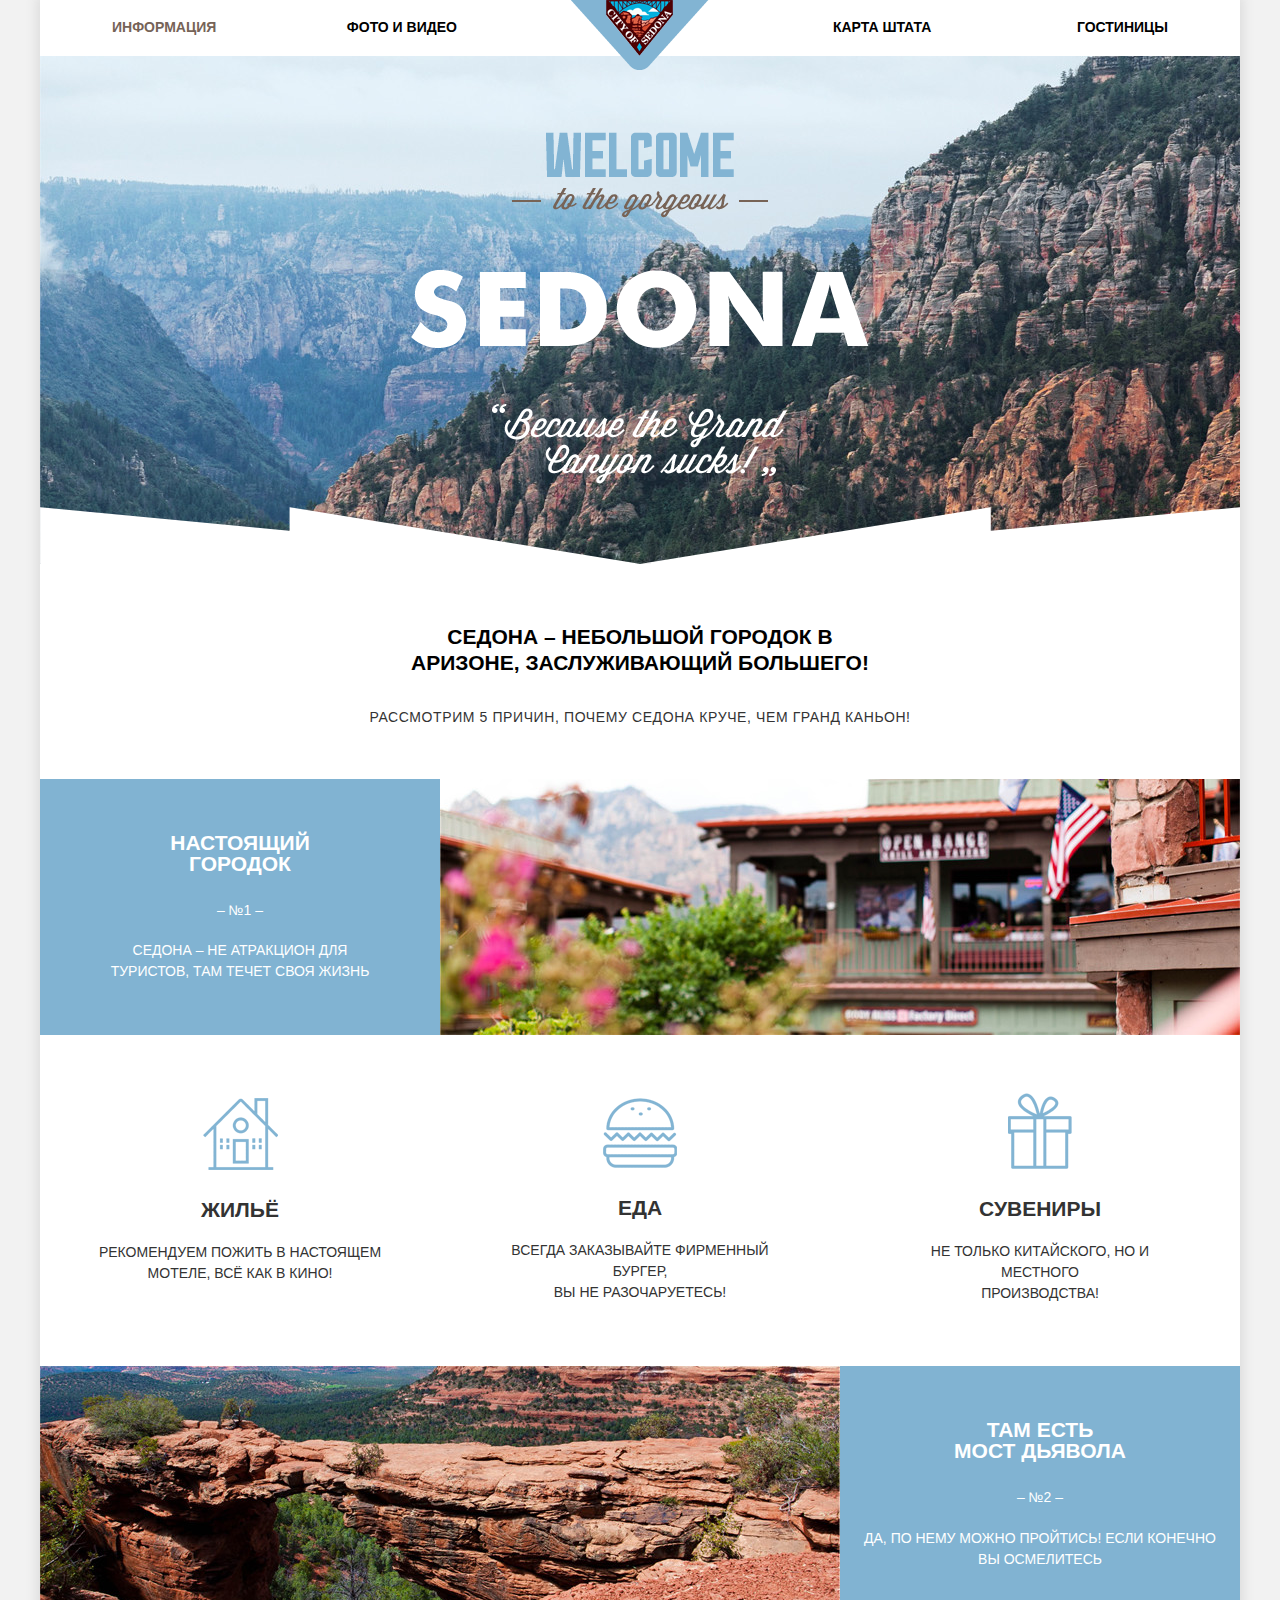
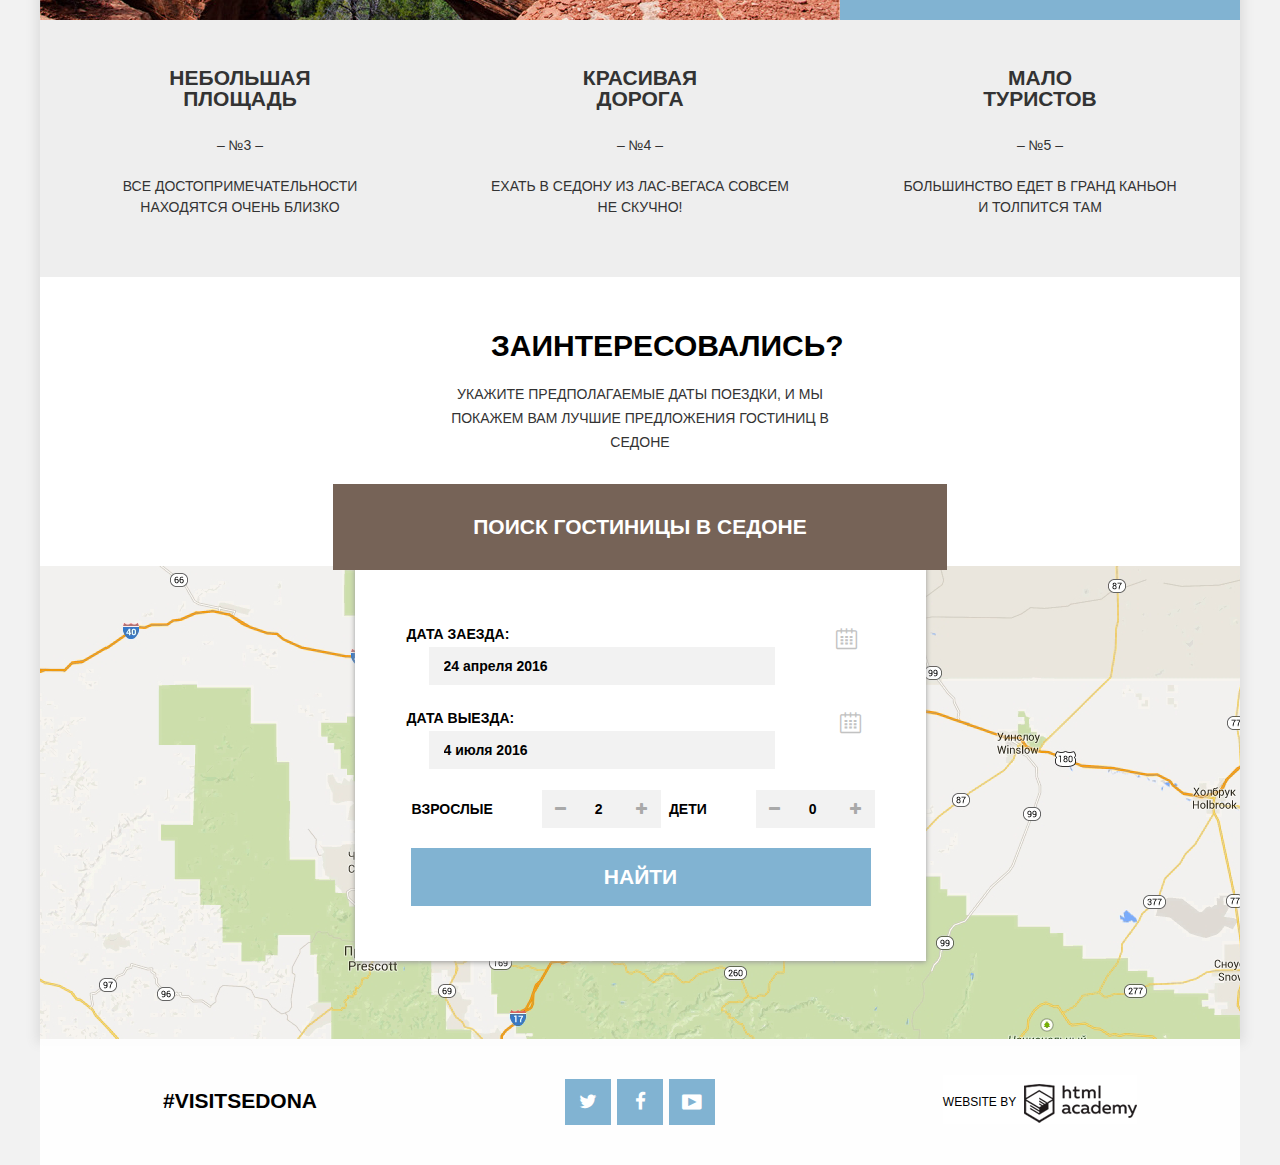
<file: index.html>
<!DOCTYPE html>
<html lang="ru">

<head>
  <meta charset="utf-8">
  <link rel="stylesheet" href="css/normalize.css">
  <link rel="stylesheet" href="css/style.min.css">
  <link href="http://allfont.ru/allfont.css?fonts=pt-sans-bold" rel="stylesheet" type="text/css" />
  <link href="http://allfont.ru/allfont.css?fonts=pt-sans" rel="stylesheet" type="text/css" />
  <title>HTML Academy: Седона</title>
</head>

<body>
  <div class="container">
    <header class="main-header">
      <nav class="main-navigation">
        <ul>
          <li><a href="#" class="active">Информация</a></li>
          <li><a href="#">Фото и видео</a></li>
          <li><a href="#">Карта штата</a></li>
          <li><a href="hotels.html">Гостиницы</a></li>
        </ul>
      </nav>
      <div class="header-logo">
        <a href="index.html"><img src="img/logo.png" height="70" width="138" alt="Седона"></a>
      </div>
    </header>
    <section class="intro">
      <img src="img/logo-title.png" width="458" height="352" alt="title">
      <img src="img/logo-line.png" width="1200" height="57" alt="line">
      <section class="little-city">
      </section>
    </section>
    <section class="little-city">
      <h1>Седона &#8211; небольшой городок в Аризоне, заслуживающий большего!</h1>
      <p>Рассмотрим 5 причин, почему Седона круче, чем Гранд Каньон!</p>
    </section>
    <section class="feature">
      <div class="feature-item with-image">
        <h2>Настоящий городок</h2>
        <span>&#8211; №1 &#8211;</span>
        <p>Седона &#8211; не атракцион для туристов, там течет своя жизнь</p>
      </div>
      <div class="feature-image">
        <img src="img/fact1.jpg" width="800" height="256" alt="НАСТОЯЩИЙ ГОРОДОК">
      </div>
    </section>
    <section class="services">
      <div class="services-item">
        <img src="img/house.png" width="75" height="72" alt="house">
        <h2>Жильё</h2>
        <p>Рекомендуем пожить в настоящем<br> мотеле, всё как в кино!</p>
      </div>
      <div class="services-item">
        <img src="img/food.png" width="74" height="70" alt="food">
        <h2>Еда</h2>
        <p>Всегда заказывайте фирменный бургер,<br> вы не разочаруетесь!</p>
      </div>
      <div class="services-item">
        <img src="img/souvenirs.png" width="64" height="76" alt="souvenirs" class="souvenirs">
        <h2>Сувениры</h2>
        <p>Не только китайского, но и местного<br> производства!</p>
      </div>
    </section>
    <section class="feature">
      <div class="feature-image">
        <img src="img/fact2.jpg" width="800" height="256" alt="МОСТ ДЬЯВОЛА">
      </div>
      <div class="feature-item with-image">
        <h2>Там есть<br> мост дьявола</h2>
        <span>&#8211; №2 &#8211;</span>
        <p>Да, по нему можно пройтись! Если конечно<br> вы осмелитесь</p>
      </div>
    </section>
    <section class="feature">
      <div class="feature-item text-only">
        <h2>Небольшая<br> площадь</h2>
        <span>&#8211; №3 &#8211;</span>
        <p>Все достопримечательности<br> находятся очень близко</p>
      </div>
      <div class="feature-item text-only">
        <h2>Красивая<br> дорога</h2>
        <span>&#8211; №4 &#8211;</span>
        <p>Ехать в седону из Лас&#x2010;Вегаса совсем<br> не скучно!</p>
      </div>
      <div class="feature-item text-only">
        <h2>Мало<br> туристов</h2>
        <span>&#8211; №5 &#8211;</span>
        <p>Большинство едет в Гранд Каньон<br> и толпится там</p>
      </div>
    </section>
    <section class="interest">
      <h3>Заинтересовались?</h3>
      <p>Укажите предполагаемые даты поездки, и мы покажем вам лучшие предложения гостиниц в Седоне</p>
      <a href="form.html" class="search-title">Поиск гостиницы в Седоне</a>
    </section>
    <section class="map">
      <!--<img src="img/map.png" width="1200px" height="593px" alt="map">-->
      <iframe src="https://www.google.com/maps/embed?pb=!1m18!1m12!1m3!1d52385.135657750005!2d-111.83015785552408!3d34.854443815271225!2m3!1f0!2f0!3f0!3m2!1i1024!2i768!4f13.1!3m3!1m2!1s0x872da132f942b00d%3A0x5548c523fa6c8efd!2z0KHQtdC00L7QvdCwLCDQkNGA0LjQt9C-0L3QsCA4NjMzNiwg0KHQqNCQ!5e0!3m2!1sru!2sby!4v1462701969314" width="1200" height="578" style="border:0" allowfullscreen></iframe>
      <form action="#" method="get" class="search-form search-form-invisible">
        <label class="check-in">
          Дата заезда:
          <input id="day-in" type="text" name="check-in" value="24 апреля 2016">
          <a href="#" class="icon-calendar first"></a>
        </label>
        <label class="check-out">
          Дата выезда:
          <input type="text" name="day-out" value="4 июля 2016">
          <a href="#" class="icon-calendar second"></a>
        </label>
        <div class="num-enter">
          <div class="adult">
            <label>
              Взрослые
              <button>
                <span class="icon-minus"></span>
              </button>
            </label>
              <input type="text" name="adult-num" value="2">
               <button>
                 <span class="icon-plus"></span>
              </button>
          </div>
          <div class="сhildren">
            <label>
              Дети
              <button>
                <span class="icon-minus"></span>
              </button>
            </label>
              <input type="text" name="сhildren-num" value="0">
               <button>
                 <span class="icon-plus"></span>
              </button>
          </div>
        </div>
        <input type="submit" name="search" value="Найти">
      </form>
    </section>
    <footer class="main-footer">
      <div class="inst">
        <a href="#">#Visitsedona</a>
      </div>
      <div class="footer-social">
        <a class="social-btn icon-twitter" href="#"></a>
        <a class="social-btn icon-facebook" href="#"></a>
        <a class="social-btn icon-youtube" href="#"></a>
      </div>
      <div class="footer-copyright">
        <a class="copyright" href="https://htmlacademy.ru">Website by</a>
      </div>
    </footer>
  </div>
    <script src="js/search-animation.min.js"></script>
</body>

</html>
</file>
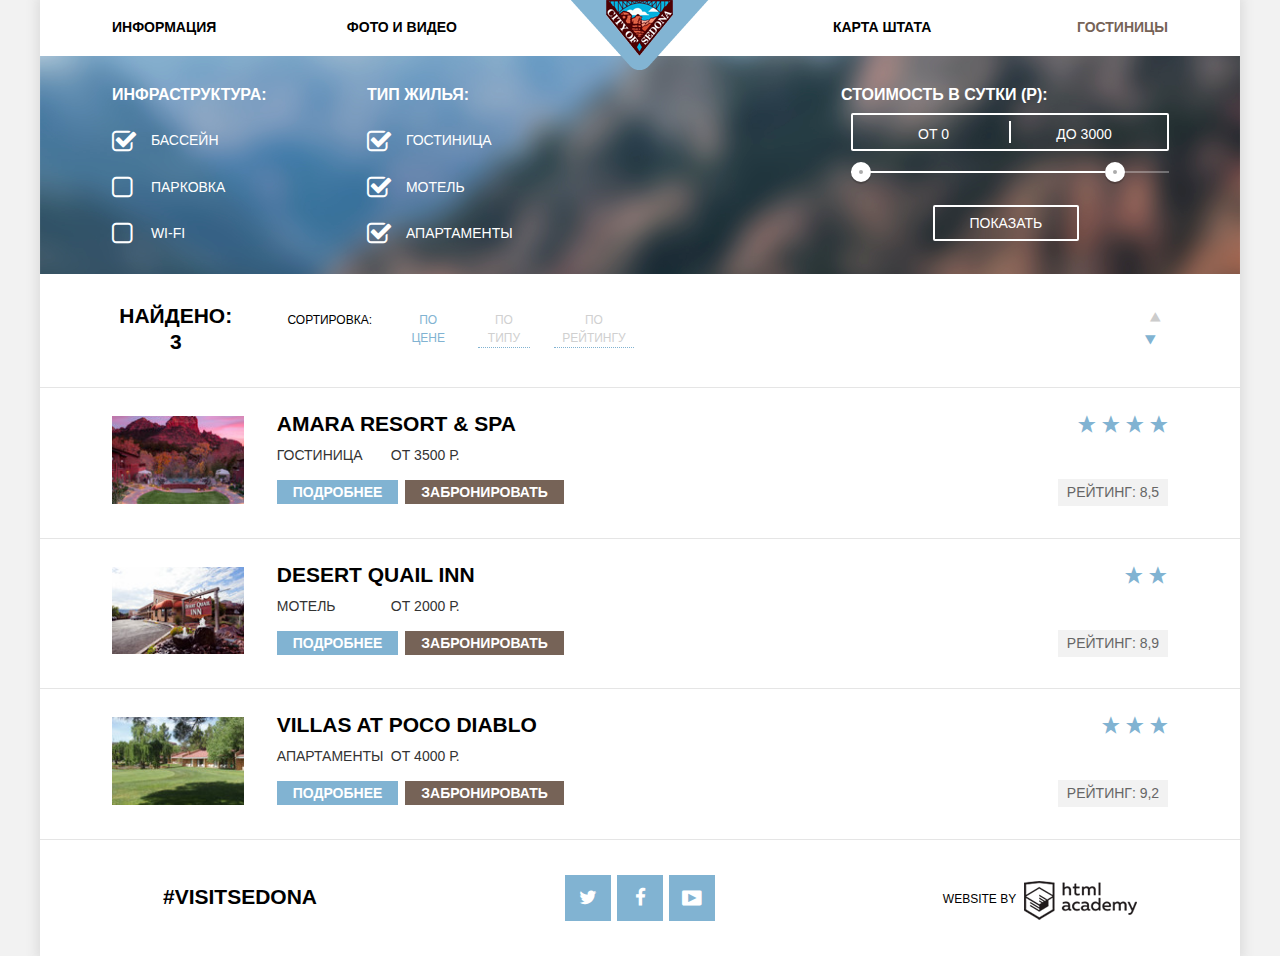
<file: hotels.html>
<!DOCTYPE HTML>
<html lang="ru">
  <head>
    <meta charset="utf-8">
    <link rel="stylesheet" href="css/normalize.css">
    <link rel="stylesheet" href="css/style.min.css">
    <link href="http://allfont.ru/allfont.css?fonts=pt-sans-bold" rel="stylesheet" type="text/css" />
    <link href="http://allfont.ru/allfont.css?fonts=pt-sans" rel="stylesheet" type="text/css" />
    <title>HTML Academy: Седона</title>
  </head>
  <body>
    <div class="container">
      <header class="main-header">
      <nav class="main-navigation">
        <ul>
          <li><a href="index.html">Информация</a></li>
          <li><a href="#">Фото и видео</a></li>
          <li><a href="#">Карта штата</a></li>
          <li><a href="#" class="active">Гостиницы</a></li>
        </ul>
      </nav>
      <div class="header-logo">
        <a href="index.html"><img src="img/logo.png" height="70" width="138" alt="Седона"></a>
      </div>
    </header>
    <section class="filter">
      <form action="#" method="get">
        <div class ="infr">
          <h2>Инфраструктура:</h2>
          <input id="swim" type="checkbox" name="swim" checked>
          <label for="swim">
             Бассейн
          </label>
          <input id="parking" type="checkbox" name="parking">
          <label for="parking">
             Парковка
          </label>
          <input id="wifi" type="checkbox" name="wifi">
          <label for="wifi">
        WI-FI
          </label>
        </div>
        <div class="house-type">
          <h2>Тип жилья:</h2>
          <input id="hotel" type="checkbox" name="hotel" checked>
          <label for="hotel">
        Гостиница
          </label>
          <input id="motel" type="checkbox" name="motel" checked>
          <label for="motel">
             Мотель
          </label>
          <input id="apartments" type="checkbox" name="apartments" checked>
          <label for="apartments">
             Апартаменты
          </label>
        </div>
        <div class="filter-range">
            <!--<h2>Стоимость в сутки (Р):</h2>
            <input type="text" name="min-cost" value=" От 0">
            <input type="text" name="max-cost" value=" До 3000">
            <input type="range" name="toggle">
            <input type="submit" name="show" value="Показать">-->
            <div class="filter-range-title">Стоимость в сутки (р):</div>
      <div class="price-controls">
        <label class="min-price">от <input type="text" name="min-price" value="0"></label>
        <label class="max-price">до <input type="text" name="max-price" value="3000"></label>
      </div>
      <div class="range-controls">
        <div class="scale">
          <div class="bar"></div>
        </div>
        <div class="range-toggle range-toggle-min"></div>
        <div class="range-toggle range-toggle-max"></div>
      </div>
      <button class="btn-transparent" type="submit">Показать</button>
          </div>
      </form>
    </section>
    <section class="sort">
      <div class="found">
        <span>Найдено: 3</span>
      </div>
      <div class="sorting">
        <span>Сортировка:</span>
        <a href="#" class="sort-type by-price">По цене</a>
        <a href="#" class="sort-type by-type">По типу</a>
        <a href="#" class="sort-type by-rating">По рейтингу</a>
      </div>
      <div class="values">
        <i class="icon-up-dir"></i>
        <i class="icon-down-dir"></i>
      </div>
    </section>
    <section class="results">
      <article class="result">
        <div class="img-result">
          <img src="img/hotel.jpg" height="90" width="135" alt="Hotel">
          </div>
          <div class="result-info">
            <div class="hotel-name">
              <h1><a href="#">Amara resort &#38; spa</a></h1>
             </div>
            <div class="info">
              <span>Гостиница</span>
              <span>От 3500 Р.</span>
            </div>
            <div class="reservation">
              <a href="#">Подробнее</a>
              <a href="#">Забронировать</a>
            </div>
          </div>
          <div class="rating">
            <p class="range-stars first">
              <i class="icon-star"></i>
              <i class="icon-star"></i>
              <i class="icon-star"></i>
              <i class="icon-star"></i>
            </p>
            <div><span>Рейтинг: 8,5</span></div>
          </div>
      </article>
      <article class="result">
        <div class="img-result">
          <img src="img/motel.jpg" height="90" width="135" alt="Motel">
          </div>
          <div class="result-info">
            <div class="hotel-name">
              <h1><a href="#">Desert Quail Inn</a></h1>
            </div>
            <div class="info">
              <span>Мотель</span>
              <span>От 2000 Р.</span>
            </div>
            <div class="reservation">
              <a href="#">Подробнее</a>
              <a href="#">Забронировать</a>
            </div>
          </div>
          <div class="rating">
             <p class="range-stars second">
              <i class="icon-star"></i>
              <i class="icon-star"></i>
            </p>
            <div><span>Рейтинг: 8,9</span></div>
          </div>
      </article>
      <article class="result">
        <div class="img-result">
          <img src="img/apartment.jpg" height="90" width="135" alt="Apartment">
          </div>
          <div class="result-info">
            <div class="hotel-name">
              <h1><a href="#">Villas at poco diablo</a></h1>
            </div>
            <div class="info">
              <span>Апартаменты</span>
              <span>От 4000 Р.</span>
            </div>
            <div class="reservation">
              <a href="#">Подробнее</a>
              <a href="#">Забронировать</a>
            </div>
          </div>
          <div class="rating">
            <p class="range-stars third">
              <i class="icon-star"></i>
              <i class="icon-star"></i>
              <i class="icon-star"></i>
            </p>
            <div><span>Рейтинг: 9,2</span></div>
          </div>
      </article>
    </section>
 <footer class="main-footer-hotels">
      <div class="inst">
        <a href="#">#Visitsedona</a>
      </div>
      <div class="footer-social">
        <a class="social-btn icon-twitter" href="#"></a>
        <a class="social-btn icon-facebook" href="#"></a>
        <a class="social-btn icon-youtube" href="#"></a>
      </div>
      <div class="footer-copyright">
        <a class="copyright" href="https://htmlacademy.ru">Website by</a>
      </div>
    </footer>
    </div>
  </body>
</html>
</file>
<file: css/style.min.css>
body,ul{margin:0;padding:0}body,h1{line-height:26px}@font-face{font-weight:400;font-style:normal;font-family:symbols-sedona;src:url(../fonts/symbols-sedona.woff) format("woff"),url(../fonts/symbols-sedona.woff2) format("woff2")}[class*=" icon-"]::before,[class^=icon-]::before{display:inline-block;width:1em;margin-right:.2em;margin-left:.2em;font-weight:400;line-height:1em;font-family:symbols-sedona;text-align:center;text-transform:none;text-decoration:inherit;font-style:normal;font-variant:normal;speak:none}.filter-range,body{text-transform:uppercase}.footer-copyright a,.inst a,.interest a,.main-header a,.social-btn{text-decoration:none}.icon-facebook::before{content:"\66"}.icon-twitter::before{content:"\74"}.icon-up-dir::before{content:"\25b2"}.icon-down-dir::before{content:"\25bc"}.icon-star::before{content:"\2605"}.icon-check-off::before{content:"\2610"}.icon-check-on::before{content:"\2611"}.icon-calendar::before{content:"\e800"}.icon-plus::before{content:"\e801"}.icon-minus::before{content:"\e802"}.icon-youtube::before{content:"\f39e"}body{color:#333;font-family:"PT Sans",Arial,sans-serif;font-size:14px;font-weight:400;background-color:#f2f2f2}h1,h3{color:#000}.interest a,.main-header a,h1,h3{font-weight:700;font-family:"PT Sans Bold",arial}.container,.main-header,.main-navigation{background-color:#fff}img{max-width:100%;height:auto}h1{font-size:21px}h3{font-size:30px;line-height:24px}.container{width:1200px;margin:0 auto;box-shadow:0 0 10px 4px #dedede}.main-navigation ul,article,footer,section{display:-webkit-box;display:-ms-flexbox;display:flex}.main-header,.services-item{display:-webkit-box;display:-ms-flexbox}.main-header{position:relative;display:flex;height:56px;margin-bottom:0}.main-navigation ul{-webkit-box-orient:horizontal;-webkit-box-direction:normal;-ms-flex-direction:row;flex-direction:row;width:1200px;height:56px}.map,.services-item{-webkit-box-orient:vertical;-webkit-box-direction:normal;-ms-flex-direction:column}.main-header li{display:block;margin:0;padding-top:14px;list-style-type:none}.main-header li:first-child{box-sizing:border-box;width:20%;padding-left:72px}.main-header li:nth-child(2){width:20%;margin-left:4px;margin-right:240px;text-align:center}.main-header li:nth-child(3){width:20%;text-align:center;margin-left:2px}.main-header li:last-child{box-sizing:border-box;width:20%;padding-right:72px;text-align:right}.main-header a{color:#000;font-size:14px;line-height:26px}.main-navigation{width:1200px;min-height:56px}.main-navigation a:hover{color:#81b3d2}a.active{color:#766357}.main-navigation a:active{color:#b2b2b2}a.active:hover{color:#604e43}a.active:active{color:#d6d0cc}.header-logo{display:block;z-index:2;position:absolute;top:0;left:50%;margin-left:-69px}.intro{position:relative;display:block;width:1200px;height:508px;background:url(../img/index-logo.jpg) top center no-repeat #eee}.intro img:nth-child(1){display:block;width:458px;margin:0 auto;padding-top:76px}.intro img:nth-child(2){position:absolute;height:57px;bottom:0}.little-city{display:block;padding-top:60px;text-align:center;padding-bottom:49px}.little-city h1{margin:0;padding:0 30%}.little-city p{padding:28px 0 0;margin:0;letter-spacing:.6px;word-spacing:0}.feature{text-align:center}.feature-item{width:400px;padding-top:36px;margin-bottom:8px;background-color:#eee}.text-only{margin-top:-10px;padding-bottom:45px;padding-top:30px}.text-only h2{font-size:21px;line-height:21px;padding-bottom:5px}.text-only p{font-size:14px;line-height:21px;padding-top:4px}.with-image{color:#fff;background-color:#81b3d2}.feature-image{width:800px}.services{text-align:center;margin-bottom:-8px}.services-item{display:flex;flex-direction:column;width:400px;max-width:400px;height:331px}.interest,.map{display:-webkit-box;display:-ms-flexbox}.services-item img{padding-top:55px;margin-bottom:10px;-webkit-box-pack:center;-ms-flex-pack:center;justify-content:center;-ms-flex-item-align:center;align-self:center}.services-item .souvenirs{padding-top:50px;margin-bottom:10px}.services-item h2{margin-bottom:5px}.services-item p{line-height:21px;padding:0 13%;-webkit-box-pack:center;-ms-flex-pack:center;justify-content:center;-ms-flex-item-align:center;align-self:center}.interest{display:flex;min-height:291px;-ms-flex-wrap:wrap;flex-wrap:wrap;margin-bottom:-10px}.interest h3{margin-top:49px;padding:0 451px;text-align:center}.interest p{margin-top:-17px;padding:0 33.47%;text-align:center;font-size:14px;line-height:24px}.interest a{margin:auto;padding:30px 140px;color:#fff;background-color:#766357;font-size:21px;line-height:26px;-webkit-box-pack:center;-ms-flex-pack:center;justify-content:center;-ms-flex-item-align:center;align-self:center;z-index:2}input{padding:0;margin:0}.map input[type=text],.map label{color:#000;font-family:"PT Sans Bold",arial;font-size:14px;font-weight:700;line-height:26px}.inst a,.map input[type=submit]{font-family:"PT Sans Bold",arial;font-size:21px;font-weight:700;line-height:26px}.map input[type=text]{margin-right:-10px}.map{display:flex;flex-direction:column;width:1200px;height:473px;background:url(../img/map.png) top center no-repeat #eee}.map form,.num-enter{display:-webkit-box;display:-ms-flexbox}.infr,.map form{-ms-flex-direction:column;-webkit-box-orient:vertical;-webkit-box-direction:normal}.map form{display:flex;width:458px;flex-direction:column;min-height:395px;margin:0 auto;padding-left:57px;padding-right:56px;background-color:#fff;-webkit-box-pack:justify;-ms-flex-pack:justify;justify-content:space-between;-webkit-box-align:center;-ms-flex-align:center;align-items:center;box-shadow:0 1px 5px 0 #999;z-index:1}.map input[type=text]{border:none;outline:0;background-color:#f2f2f2}.map input[type=text]:hover{background-color:#ebebeb}.map input[type=text]:focus{background-color:#fff;box-shadow:inset 0 0 0 2px #e5e5e5}.map input[type=text]:nth-child(1){width:331px;min-height:38px;margin-left:22px;padding-left:15px}.map input[type=text]:nth-child(2){width:38px;height:38px;margin-right:-4px;margin-left:-4px;text-align:center;padding-right:5px}.map input[type=submit]{min-width:460px;min-height:58px;margin-bottom:55px;color:#fff;border:none;background-color:#81b3d2;cursor:pointer;text-transform:uppercase}.map input[type=submit]:hover{background-color:#669ec0}.map input[type=submit]:active{background-color:#5496bd;color:#88b6d1}.map button,.map input[type=button]{min-width:38px;min-height:38px;margin:0;color:#a9a9a9;border:0;background-color:#f2f2f2;cursor:pointer}.house-type h2,.infr h2{margin-bottom:10px}.result,.sort{border-bottom:1px solid #e5e5e5}.map input[type=button]:focus{outline:0}.map input[type=button]:nth-child(1){margin-left:40px}.num-enter{display:flex;width:458px;-webkit-box-pack:justify;-ms-flex-pack:justify;justify-content:space-between}.main-footer{width:1200px;position:absolute;padding:40px 0;text-align:center;-webkit-box-align:center;-ms-flex-align:center;-ms-grid-row-align:center;align-items:center;background-color:rgba(255,255,255,.9)}.cost,.main-footer-hotels{-webkit-box-align:center;-ms-grid-row-align:center}.main-footer-hotels{padding:35px 0;text-align:center;-ms-flex-align:center;align-items:center;background-color:rgba(255,255,255)}.footer-copyright,.footer-social,.inst{width:400px;position:relative}.footer-copyright{width:400px}.inst a{color:#000}.footer-social{display:-webkit-box;display:-ms-flexbox;display:flex;-webkit-box-pack:center;-ms-flex-pack:center;justify-content:center}.social-btn{color:#fff;font-size:19px;line-height:20px;display:inline-block;vertical-align:middle;width:46px;height:33px;background-color:#81b3d2;padding-top:13px}.filter form,.infr{display:-webkit-box;display:-ms-flexbox}.social-btn:hover{background-color:#669ec0}.social-btn:active{background-color:#5496bd;color:#88b6d1}.footer-copyright a{color:#000;font-family:"PT Sans Regular",arial;font-size:12px;font-weight:400;line-height:26px;background:url(../img/htmlacademy.png) right 9px no-repeat rgba(255,255,255,.9);padding:20px 121px 15px 0}.footer-copyright a:hover{background-position:right -39px}.footer-copyright a:active{background-position:right -86px}.footer-copyright img{position:absolute;left:212px;top:-5px}.icon-facebook,.icon-twitter{margin-right:6px}.icon-youtube{font-size:23px;padding-top:11px;padding-bottom:1.8px}.house-type,.house-type label,.infr,.infr label{padding-top:15px}.filter form{display:flex;width:1200px;height:218px;background:url(../img/filter-background.png) top center no-repeat #eee}.filter h2{color:#fff;font-family:"PT Sans Bold",arial;font-size:16px;font-weight:700;line-height:21px}.cost input[type=text],.cost input[type=submit],.filter label{color:#fff;font-family:"PT Sans Regular",arial;font-weight:400}.filter label{font-size:14px;line-height:21px}.infr{width:255px;padding-left:72px;display:flex;flex-direction:column}.house-type,.sort{display:-webkit-box;display:-ms-flexbox}.house-type{width:240px;display:flex;-webkit-box-orient:vertical;-webkit-box-direction:normal;-ms-flex-direction:column;flex-direction:column}.cost{width:500px;padding-left:336px;padding-right:72px;-ms-flex-align:center;align-items:center;-webkit-box-orient:horizontal;-webkit-box-direction:normal;-ms-flex-direction:row;flex-direction:row;-ms-flex-wrap:nowrap;flex-wrap:nowrap}.rating,.result-info,.results{-webkit-box-orient:vertical;-webkit-box-direction:normal}.cost input[type=text]{width:160px;font-size:14px;line-height:21px;background-color:rgba(0,0,0,0)}.cost input[type=submit]{width:135px;font-size:21px;line-height:26px;background-color:rgba(0,0,0,0)}.sort{display:flex;text-align:center;-webkit-box-align:center;-ms-flex-align:center;align-items:center;padding:34px 67px 31.8px 72px}.results,.sorting{display:-webkit-box;display:-ms-flexbox}.found{margin-top:-5px;color:#000;font-family:"PT Sans Bold",arial;font-size:21px;font-weight:700;line-height:26px;padding-right:48px}.sorting{color:#000;font-family:"PT Sans Regular",arial;font-size:12px;font-weight:400;line-height:18px;display:flex;padding-right:459.2px;margin-top:-4.1px}.hotel-name a,.reservation a:first-child,.reservation a:last-child{font-family:"PT Sans Bold",arial;font-weight:700;text-decoration:none}.sorting span{margin-right:37px}.sorting a{margin-right:24px}.values{margin-top:-6.5px;padding-left:5px;font-size:23px;line-height:20px}.values i{cursor:pointer}.values i:first-child{margin-right:-10px;color:#ccc}.values i:first-child:hover{color:#000}.values i:first-child:active,.values i:last-child{color:#81b3d2}.results{display:flex;-ms-flex-direction:column;flex-direction:column}.result,.result-info{display:-webkit-box;display:-ms-flexbox}.result{display:flex;padding:28px 72px 26px}.result-info{width:400px;margin-bottom:0;padding-left:3px}.hotel-name h1{margin-top:-5px;margin-bottom:5px}.rating{width:100px;-ms-flex-line-pack:end;align-content:flex-end}.hotel-name a{color:#000;font-size:21px;line-height:26px}.rating div,.rating span{font-size:14px;line-height:21px}.hotel-name a:hover{color:#81b3d2}.hotel-name a:active{color:#b2b2b2}.img-result{padding-right:30px}.result-info{display:flex;-ms-flex-direction:column;flex-direction:column}.info,.rating{display:-webkit-box;display:-ms-flexbox}.info{width:183px;display:flex;-webkit-box-pack:justify;-ms-flex-pack:justify;justify-content:space-between}.reservation{padding-top:11px}.reservation a:first-child,.reservation a:last-child{color:#fff;font-size:14px;line-height:21px;padding:4px 16px}.reservation a:first-child{background-color:#81b3d2;margin-right:3px}.reservation a:first-child:hover{background-color:#669ec0}.reservation a:first-child:active{background-color:#5496bd;color:#7aadcb}.reservation a:last-child{background-color:#766357}.reservation a:last-child:hover{background-color:#604e43}.reservation a:last-child:active{background-color:#503e33;color:#857871}.result-info{padding-right:400px}.rating{display:flex;-ms-flex-direction:column;flex-direction:column;padding-top:.5px;padding-left:1px}.rating div{background-color:#f2f2f2;padding:3px 6.5px;margin-top:30px;width:110px;box-sizing:border-box;text-align:center;margin-left:-10px}.rating span{color:#666;font-family:"PT Sans",arial;font-weight:400}.sort-type{color:#d0d0d0;text-decoration:none;border-bottom:1px dotted #81b3d2}.by-price,.by-rating:hover,.by-type:hover{color:#81b3d2}.by-price{border-bottom:none;margin-left:-7px;margin-right:5px}.check-in,.check-out{margin-left:-5px;position:relative}.by-rating:active,.by-type:active{color:#000;border-bottom:none}.check-in{padding-top:55px}.icon-calendar,iframe{position:absolute}.num-enter input{margin:0;padding:0}.icon-calendar{font-size:21px;line-height:26px;color:#c2c2c2;text-decoration:none}.icon-calendar:hover{color:#000}.icon-calendar:active{color:#81b3d2}.first{top:60px;left:425px}.second{top:5px;left:429px}.num-enter label:nth-child(1){margin-left:5px}.adult{margin-left:-5px}.сhildren{margin-right:-5px}.icon-minus,.icon-plus{color:#a9a9a9;font-size:14px;line-height:26px}.icon-minus:hover,.icon-plus:hover{color:#000}.icon-minus:active,.icon-plus:active{color:#81b3d2;border:none;outline:0}button:active,button:focus{border:none;outline:0}button:nth-child(1){margin-left:45px}.range-stars{display:-webkit-box;display:-ms-flexbox;display:flex;word-spacing:.4px;margin-top:-2.5px}.range-stars i{font-size:20px;line-height:21px;color:#81b3d2}.rating .first{padding-left:4.5px}.rating .second{padding-left:51.5px}.rating .third{padding-left:29px}.filter input[type=checkbox]{display:none}.filter input[type=checkbox]+label{padding-bottom:10px;width:150px;cursor:pointer}.filter input[type=checkbox]+label:before{display:inline-block;width:35px;content:"\2610";font-size:26px;line-height:20px;font-family:symbols-sedona;vertical-align:middle;color:#fff}.filter input[type=checkbox]:checked+label:before,.filter input[type=checkbox]:disabled+label:before{content:"\2611";font-size:26px;line-height:20px;font-family:symbols-sedona}.filter input[type=checkbox]:disabled+label:before{color:#6a6a6a}.filter input[type=checkbox]+label:hover:before{color:#fff}@-webkit-keyframes bounce-in{from{-webkit-transform:translateY(-180px);transform:translateY(-180px);opacity:0;z-index:-1}to{-webkit-transform:translateY(0);transform:translateY(0);opacity:1;z-index:1}}@-webkit-keyframes bounce-out{from{-webkit-transform:translateY(0);transform:translateY(0);opacity:1;z-index:1}to{-webkit-transform:translateY(-180px);transform:translateY(-180px);opacity:0;z-index:-1}}@keyframes bounce-in{from{-webkit-transform:translateY(-180px);transform:translateY(-180px);opacity:0;z-index:-1}to{-webkit-transform:translateY(0);transform:translateY(0);opacity:1;z-index:1}}@keyframes bounce-out{from{-webkit-transform:translateY(0);transform:translateY(0);opacity:1;z-index:1}to{-webkit-transform:translateY(-180px);transform:translateY(-180px);opacity:0;z-index:-1}}.search-form-visible{display:-webkit-box;display:-ms-flexbox;display:flex;-webkit-animation:bounce-in .6s;animation:bounce-in .6s}.search-form-invisible{display:none;-webkit-animation:bounce-out .6s forwards;animation:bounce-out .6s forwards}.filter-range{width:318px;padding-top:28px;padding-left:244px;color:#fff}.filter-range-title{padding-bottom:8px;margin-left:-10px;font-weight:600;font-size:16px;line-height:21px}.price-controls{position:relative;height:34px;margin-bottom:20.3px;font-size:0;border:2px solid #fff;border-radius:2px}.price-controls::after{content:"";position:absolute;top:50%;left:50%;width:2px;height:22px;background:#fff;-webkit-transform:translate(-50%,-50%);transform:translate(-50%,-50%)}.price-controls label{font-size:14px;line-height:38px;vertical-align:top;cursor:pointer}.price-controls .max-price,.price-controls .min-price{width:90px;padding-left:65px}.price-controls input{height:38px;line-height:1;width:50px;margin:0;color:inherit;font:inherit;background:0 0;border:none;outline:0}.range-controls{position:relative;margin-bottom:32px}.range-controls .scale{height:2px;background:rgba(255,255,255,.3)}.range-controls .bar{width:80%;height:2px;background:#fff}.range-toggle{position:absolute;top:-9px;width:4px;height:4px;background:#ababab;border:8px solid #fff;border-radius:50%;box-shadow:0 2px 1px 0 rgba(0,1,1,.2);cursor:pointer;margin-bottom:1px}.btn-transparent,.btn-transparent:active{display:block;padding:6px 35px;font-size:14px;line-height:20px;text-transform:uppercase;border:2px solid #fff;outline:0;cursor:pointer}.range-toggle:hover{background:#1c4f80}.range-toggle-min{left:0}.range-toggle-max{left:80%}.btn-transparent{color:#fff;background:0 0;border-radius:2px;margin-top:0;margin-bottom:0;margin-left:81.5px}.btn-transparent:hover{color:#000;background:#fff}.btn-transparent:active{margin:0 auto;color:#fff;background:0 0;border-radius:2px}.btn-transparent:focus{border:2px solid #fff;border-radius:2px}.map iframe{border:none}.with-image h2{font-size:21px;line-height:21px;padding:0 100px 5px}.with-image p{padding:3px 15% 0;font-size:14px;line-height:21px}.with-image:last-child p{padding:4px 5% 0}.icon-down-dir::before,.icon-star::before,.icon-up-dir::before{margin-right:0}
</file>
